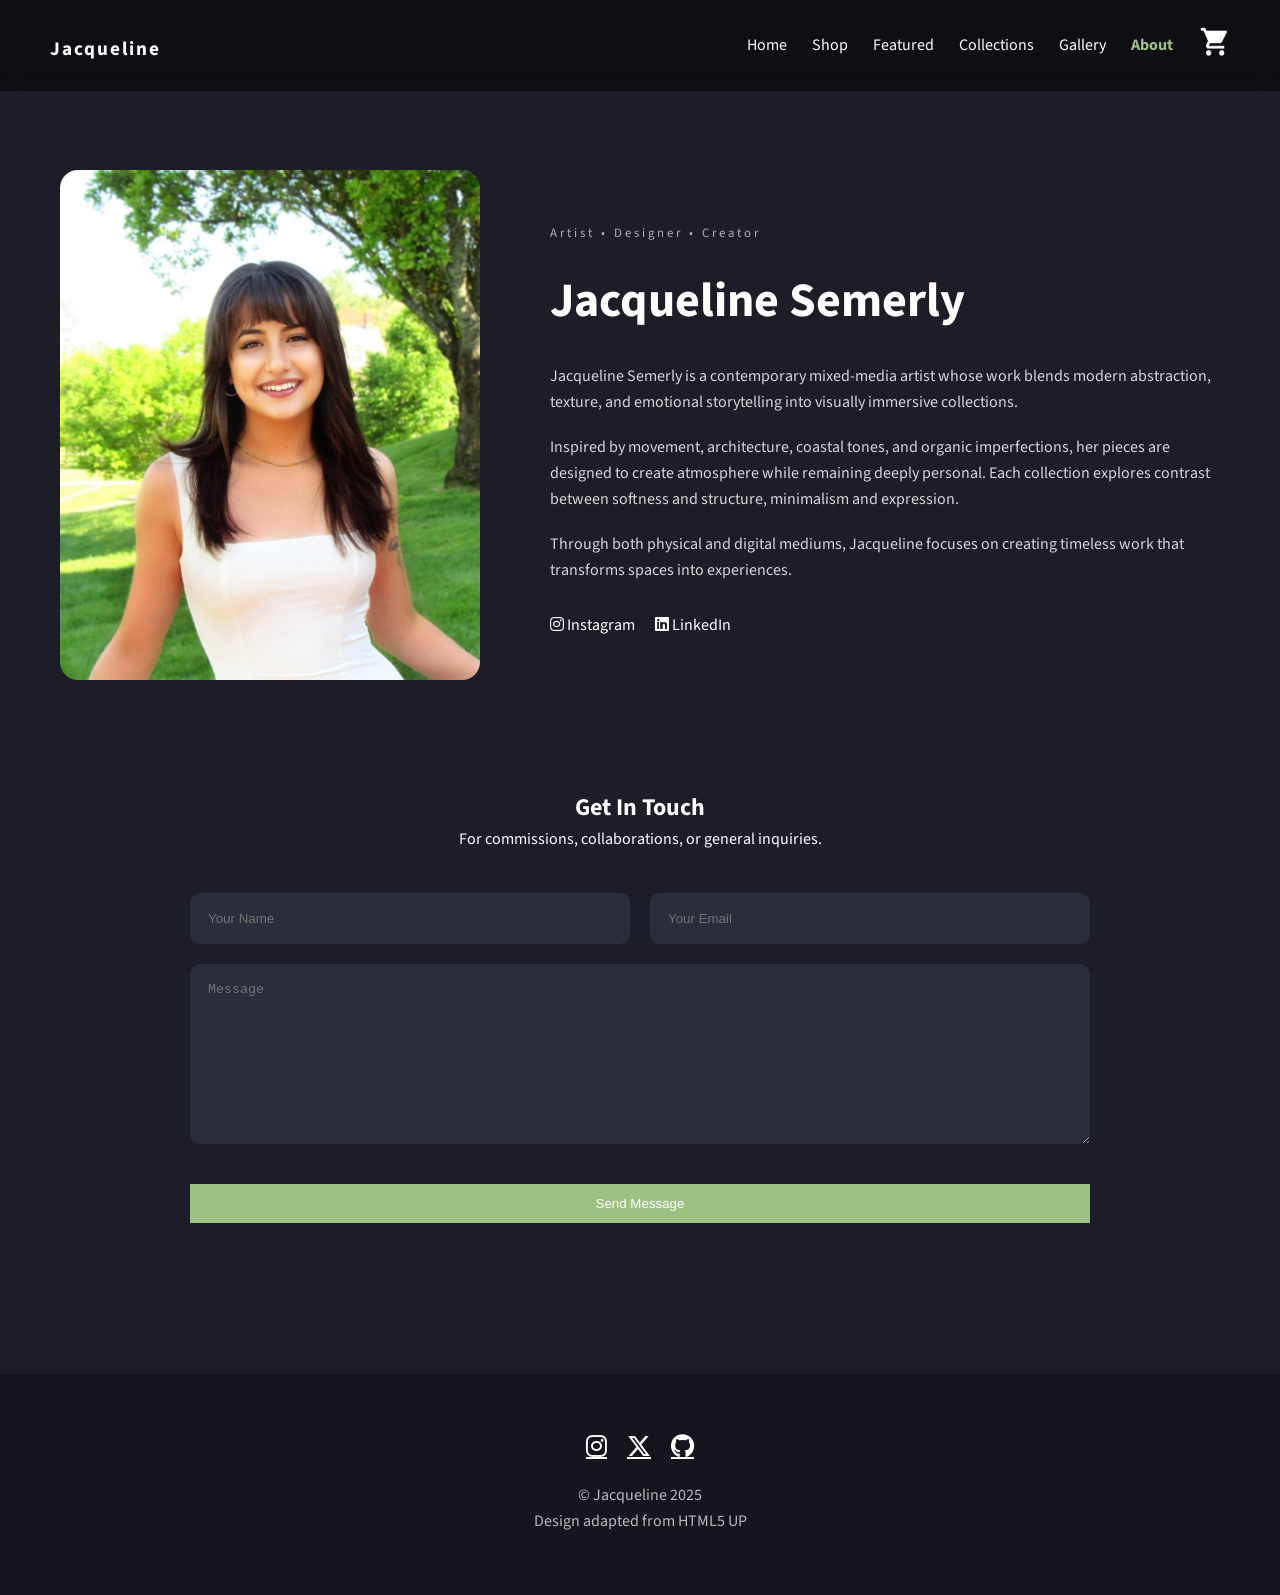
<file: about.html>
<!DOCTYPE HTML>
<html>

<head>

    <title>About</title>

    <meta charset="utf-8" />

    <meta
        name="viewport"
        content="width=device-width, initial-scale=1"
    />

    <link
        rel="stylesheet"
        href="assets/css/main.css"
    />

    <!-- FONT AWESOME -->

    <link
        rel="stylesheet"
        href="https://cdnjs.cloudflare.com/ajax/libs/font-awesome/6.5.1/css/all.min.css"
    />

</head>

<body>

    <!-- PAGE WRAPPER -->

    <div id="page-wrapper">

        <!-- HEADER -->

        <header id="header" class="alt">

            <h1>
                <a href="index.html">
                    Jacqueline
                </a>
            </h1>

            <nav id="nav">

                <ul>

                    <li>
                        <a href="index.html">
                            Home
                        </a>
                    </li>

                    <li class="dropdown">

                        <a href="shop.html">
                            Shop
                        </a>

                        <ul class="dropdown-menu">

                            <li>
                                <a href="jewelry.html">
                                    Jewelry
                                </a>
                            </li>

                            <li>
                                <a href="wall_art.html">
                                    Wall Art
                                </a>
                            </li>

                        </ul>

                    </li>

                    <li>
                        <a href="featured.html">
                            Featured
                        </a>
                    </li>

                    <li>
                        <a href="collections.html">
                            Collections
                        </a>
                    </li>

                    <li>
                        <a href="gallery.html">
                            Gallery
                        </a>
                    </li>

                    <li>
                        <a href="about.html" class="active-nav">
                            About
                        </a>
                    </li>

                    <li>

                        <a href="cart.html">

                            <img
                                src="assets/images/cart.png"
                                alt="Cart"
                                class="cart-icon"
                            >

                        </a>

                    </li>

                </ul>

            </nav>

        </header>

        <!-- ABOUT SECTION -->

        <section class="about-page">

            <div class="about-container">

                <!-- IMAGE -->

                <div class="about-image">

                    <img
                        src="assets/images/headshot.jpg"
                        alt="Jacqueline Semerly"
                    >

                </div>

                <!-- CONTENT -->

                <div class="about-content">

                    <span class="about-label">
                        Artist • Designer • Creator
                    </span>

                    <h2>
                        Jacqueline Semerly
                    </h2>

                    <p>
                        Jacqueline Semerly is a contemporary mixed-media
                        artist whose work blends modern abstraction,
                        texture, and emotional storytelling into visually
                        immersive collections.
                    </p>

                    <p>
                        Inspired by movement, architecture, coastal tones,
                        and organic imperfections, her pieces are designed
                        to create atmosphere while remaining deeply personal.
                        Each collection explores contrast between softness
                        and structure, minimalism and expression.
                    </p>

                    <p>
                        Through both physical and digital mediums,
                        Jacqueline focuses on creating timeless work
                        that transforms spaces into experiences.
                    </p>

                    <!-- SOCIALS -->

                    <div class="about-socials">

                        <a href="#">
                            <i class="fa-brands fa-instagram"></i>
                            Instagram
                        </a>

                        <a href="#">
                            <i class="fa-brands fa-linkedin"></i>
                            LinkedIn
                        </a>

                    </div>

                </div>

            </div>

        </section>

        <!-- CONTACT -->

        <section class="contact-section">

            <div class="contact-container">

                <div class="contact-header">

                    <h2>
                        Get In Touch
                    </h2>

                    <p>
                        For commissions, collaborations,
                        or general inquiries.
                    </p>

                </div>

                <!-- FORM -->

            
                <form
                    id="contactForm"
                    class="contact-form"
                >

                    <div class="form-row">

                        <input
                            type="text"
                            name="name"
                            placeholder="Your Name"
                            required
                        >

                        <input
                            type="email"
                            name="email"
                            placeholder="Your Email"
                            required
                        >

                    </div>

                    <textarea
                        name="message"
                        placeholder="Message"
                        required
                    ></textarea>

                    <button
                        type="submit"
                        class="button primary"
                    >
                        Send Message
                    </button>

                    <p
                        id="formStatus"
                        class="form-status"
                    ></p>

                </form>

            </div>

        </section>

        <!-- FOOTER -->

        <footer id="footer">

            <ul class="icons">

                <li>
                    <a href="#" class="fa-brands fa-instagram"></a>
                </li>

                <li>
                    <a href="#" class="fa-brands fa-x-twitter"></a>
                </li>

                <li>
                    <a href="#" class="fa-brands fa-github"></a>
                </li>

            </ul>

            <ul class="copyright">

                <li>
                    &copy; Jacqueline 2025
                </li>

                <li>
                    Design adapted from HTML5 UP
                </li>

            </ul>

        </footer>

    </div>

    <script src="assets/js/main.js"></script>

</body>

</html>
</file>
<file: assets/css/main.css>
@import url("https://fonts.googleapis.com/css?family=Source+Sans+Pro:300,400,600");

* {
    margin: 0;
    padding: 0;
    box-sizing: border-box;
}

/* =========================
   GLOBAL
========================= */

body {
    font-family: "Source Sans Pro", sans-serif;
    background: #1c1d26;
    color: white;
    line-height: 1.6;

    -webkit-font-smoothing: antialiased;
    -moz-osx-font-smoothing: grayscale;
}

img {
    max-width: 100%;
}

#page-wrapper {
    overflow-x: hidden;
}

/* =========================
   HEADER
========================= */

#header {
    position: fixed;
    width: 100%;
    padding: 20px 50px;

    display: flex;
    justify-content: space-between;
    align-items: center;

    background: rgba(0,0,0,0.5);

    backdrop-filter: blur(10px);
    -webkit-backdrop-filter: blur(10px);

    z-index: 999;
}

#header h1 a {
    color: white;
    text-decoration: none;
    font-size: 1.2rem;
    letter-spacing: 2px;
}

/* =========================
   NAVIGATION
========================= */

#nav > ul {
    display: flex;
    align-items: center;
    list-style: none;
    gap: 25px;
}

#nav a {
    color: white;
    text-decoration: none;
    transition: 0.3s ease;
}

#nav a:hover {
    color: 	#9dc183;
}

.active-nav {
    color: 	#9dc183 !important;
    font-weight: 700;
}

/* =========================
   CART ICON
========================= */

.cart-icon {
    width: 32px;
    height: 32px;
    transition: 0.3s ease;
}

#nav a:hover .cart-icon {
    filter:
        brightness(0)
        saturate(100%)
        invert(62%)
        sepia(97%)
        saturate(1868%)
        hue-rotate(165deg)
        brightness(101%)
        contrast(101%);
}

/* =========================
   DROPDOWN
========================= */

.dropdown {
    position: relative;
}

.dropdown-menu {
    position: absolute;
    top: 100%;
    left: 0;

    background: rgba(20, 21, 29, 0.98);

    min-width: 180px;

    list-style: none;

    padding: 10px 0;

    opacity: 0;
    visibility: hidden;

    transform: translateY(10px);

    transition: 0.3s ease;

    border-radius: 8px;
}

.dropdown-menu li {
    width: 100%;
}

.dropdown-menu a {
    display: block;
    padding: 12px 20px;
    color: white;
    text-decoration: none;
    transition: 0.3s ease;
}

.dropdown-menu a:hover {
    background: rgba(255,255,255,0.08);
    color: 	#9dc183;
}

.dropdown:hover .dropdown-menu {
    opacity: 1;
    visibility: visible;
    transform: translateY(0);
}

/* =========================
   BANNER
========================= */

#banner {
    height: 100vh;

    background:
        linear-gradient(
            rgba(0,0,0,0.5),
            rgba(0,0,0,0.5)
        ),
        url("https://picsum.photos/1920/1080?blur=1");

    background-size: cover;
    background-position: center;

    display: flex;
    justify-content: center;
    align-items: center;

    text-align: center;
}

#banner .inner h2 {
    font-size: 4rem;
    letter-spacing: 4px;
}

#banner p {
    margin-top: 20px;
    font-size: 1.2rem;
}

/* =========================
   BUTTONS
========================= */

.button {
    display: inline-block;

    padding: 12px 30px;

    border: 2px solid white;

    color: white;

    text-decoration: none;

    margin-top: 20px;

    transition: 0.3s ease;
}

.button:hover {
    background: white;
    color: black;
}

.primary {
    background: 	#9dc183;
    border: none;
}

/* =========================
   WRAPPERS
========================= */

.wrapper {
    padding: 100px 60px;
}

.major {
    text-align: center;
    margin-bottom: 60px;
}

/* =========================
   FEATURED CAROUSEL
========================= */

.featured-page {
    padding: 170px 80px 120px;
}

.featured-header {
    text-align: center;
    margin-bottom: 55px;
}

.featured-header h2 {
    font-size: 3rem;
    letter-spacing: 3px;
}

.featured-header p {
    margin-top: 14px;
    opacity: 0.7;
}

.featured-carousel-container {
    display: flex;
    align-items: center;
    gap: 18px;

    max-width: 1450px;
    margin: 0 auto;
}

.featured-viewport {
    overflow: hidden;
    width: 100%;
}

.featured-track {
    display: flex;
    gap: 30px;

    transition: transform 0.45s ease;
    will-change: transform;
}

.featured-product {
    min-width: calc((100% - 60px) / 3);

    background: #2b2d3a;

    border-radius: 14px;

    overflow: hidden;

    padding-bottom: 25px;

    text-align: center;

    flex-shrink: 0;

    transition:
        transform 0.35s ease,
        box-shadow 0.35s ease;
}

.featured-product:hover {
    transform: translateY(-6px);

    box-shadow:
        0 18px 40px rgba(0,0,0,0.35);
}

.featured-product img {
    width: 100%;
    height: 260px;

    object-fit: cover;

    display: block;
}

.featured-product h3 {
    margin-top: 22px;
    font-size: 1.15rem;
}

.featured-product span {
    display: block;

    margin-top: 8px;

    font-size: 0.72rem;

    letter-spacing: 2px;

    text-transform: uppercase;

    opacity: 0.55;
}

.featured-product p {
    margin-top: 14px;
    color: #9dc183;
    font-size: 1rem;
}

.featured-product .button {
    margin-top: 18px;
}

/* =========================
   CAROUSEL ARROWS
========================= */

.carousel-arrow {
    width: 52px;
    height: 52px;

    border: none;
    border-radius: 50%;

    background: rgba(255,255,255,0.08);

    color: white;

    font-size: 1.3rem;

    cursor: pointer;

    transition: 0.3s ease;

    flex-shrink: 0;
}

.carousel-arrow:hover {
    background: #9dc183;
    transform: scale(1.05);
}

/* =========================
   COLLECTIONS
========================= */

.collections-page {
    padding: 170px 60px 120px;
}

.collections-header {
    text-align: center;
    margin-bottom: 60px;
}

/* MATCH FEATURED PAGE TYPOGRAPHY */

.collections-header h2,
.gallery-header h2 {
    font-size: 3rem;

    letter-spacing: 3px;

    font-weight: 700;
}

.collections-header p,
.gallery-header p {
    margin-top: 14px;

    font-size: 1.1rem;

    opacity: 0.7;
}

.collections-grid {
    display: grid;

    grid-template-columns:
        repeat(2, 1fr);

    gap: 40px;

    max-width: 1400px;

    margin: 0 auto;
}

.collection-card {
    position: relative;

    overflow: hidden;

    border-radius: 14px;

    min-height: 520px;

    text-decoration: none;

    color: white;
}

.collection-card img {
    width: 100%;
    height: 100%;

    object-fit: cover;

    position: absolute;
    inset: 0;

    transition: transform 0.5s ease;
}

.collection-card:hover img {
    transform: scale(1.05);
}

.collection-card-overlay {
    position: relative;

    z-index: 2;

    height: 100%;

    padding: 40px;

    display: flex;
    flex-direction: column;
    justify-content: flex-end;

    background:
        linear-gradient(
            transparent,
            rgba(0,0,0,0.8)
        );
}

.collection-button {
    margin-top: 20px;
    color: 	#9dc183;
}

/* =========================
   GALLERY
========================= */

.gallery-section {
    padding: 170px 60px 120px;
}

.gallery-header {
    text-align: center;
    margin-bottom: 60px;
}

.gallery-grid {
    display: grid;

    grid-template-columns:
        repeat(auto-fit, minmax(300px, 1fr));

    gap: 40px;
}

.gallery-image-wrapper {
    position: relative;
    overflow: hidden;
    border-radius: 14px;
}

.gallery-image {
    width: 100%;
    display: block;
    cursor: pointer;

    transition: transform 0.45s ease;
}

.gallery-image-wrapper:hover .gallery-image {
    transform: scale(1.04);
}

/* =========================
   GALLERY OVERLAY
========================= */

.gallery-overlay {
    position: absolute;

    inset: 0;

    background: rgba(0,0,0,0.55);

    display: flex;

    flex-direction: column;

    justify-content: center;

    align-items: center;

    text-align: center;

    padding: 40px;

    opacity: 0;

    transition: 0.35s ease;

    backdrop-filter: blur(3px);
}

.gallery-image-wrapper:hover .gallery-overlay {
    opacity: 1;
}

.gallery-overlay h3 {
    font-size: 1.65rem;

    margin-bottom: 18px;

    font-weight: 700;

    line-height: 1.2;
}

.gallery-overlay h4 {
    font-size: 1.2rem;

    letter-spacing: 1px;

    text-transform: uppercase;

    opacity: 0.82;

    margin-bottom: 22px;

    font-weight: 600;
}

.gallery-overlay p {
    max-width: 420px;

    line-height: 1.7;

    font-size: 1rem;

    opacity: 0.92;
}

.gallery-title {
    margin-top: 18px;
    text-align: center;
}

.gallery-name {
    font-size: 1rem;
    font-weight: 600;
}

/* =========================
   GALLERY MODAL
========================= */

.gallery-modal {
    position: fixed;
    inset: 0;

    background: rgba(0,0,0,0.88);

    display: none;

    justify-content: center;
    align-items: center;

    padding: 40px;

    z-index: 5000;
}

.gallery-modal.active {
    display: flex;
}

.gallery-modal-content {
    position: relative;

    display: flex;
    gap: 40px;

    align-items: center;

    max-width: 1200px;
    width: 100%;
}

.gallery-modal-content img {
    max-width: 60%;
    border-radius: 12px;
}

.gallery-modal-text {
    max-width: 400px;
}

.gallery-close {
    position: absolute;

    top: -20px;
    right: -10px;

    font-size: 3rem;

    cursor: pointer;
}

/* =========================
   ABOUT PAGE
========================= */

.about-page {
    padding: 170px 60px 100px;
}

.about-container {
    display: flex;

    align-items: center;

    gap: 70px;

    flex-wrap: wrap;
}

.about-image img {
    width: 420px;
    border-radius: 18px;
}

.about-content {
    flex: 1;
}

.about-label {
    opacity: 0.65;

    letter-spacing: 3px;

    font-size: 0.8rem;
}

.about-content h2 {
    font-size: 3rem;

    margin: 18px 0 24px;
}

.about-content p {
    margin-bottom: 20px;
    opacity: 0.82;
}

.about-socials {
    display: flex;
    gap: 20px;
    margin-top: 30px;
}

.about-socials a {
    color: white;
    text-decoration: none;
}

/* =========================
   CONTACT
========================= */

.contact-section {
    padding: 0 60px 120px;
}

.contact-container {
    max-width: 900px;
    margin: 0 auto;
}

.contact-header {
    text-align: center;
    margin-bottom: 40px;
}

.contact-form {
    display: flex;
    flex-direction: column;
    gap: 20px;
}

.form-row {
    display: flex;
    gap: 20px;
}

.contact-form input,
.contact-form textarea {
    width: 100%;

    padding: 18px;

    border: none;

    border-radius: 10px;

    background: #2b2d3a;

    color: white;
}

.contact-form textarea {
    min-height: 180px;
    resize: vertical;
}

.form-status {
    margin-top: 10px;
}

/* =========================
   SPOTLIGHT
========================= */

.spotlight {
    display: flex;

    align-items: center;

    gap: 50px;

    flex-wrap: wrap;
}

.spotlight .image img {
    width: 100%;
    max-width: 500px;
    border-radius: 10px;
}

.spotlight .content {
    flex: 1;
}

/* =========================
   FOOTER
========================= */

#footer {
    padding: 60px;

    text-align: center;

    background: #14151d;

    border-top:
        1px solid rgba(255,255,255,0.06);
}

.icons {
    display: flex;

    justify-content: center;

    gap: 20px;

    list-style: none;

    margin-bottom: 20px;
}

.icons a {
    color: white;

    font-size: 1.5rem;

    transition: 0.3s ease;
}

.icons a:hover {
    color: #9dc183;
}

.copyright {
    list-style: none;
    opacity: 0.7;
}

/* =========================
   RESPONSIVE
========================= */

@media screen and (max-width: 1000px) {

    .featured-product {
        min-width: calc((100% - 30px) / 2);
    }

}

/* COLLECTIONS MOBILE */

@media screen and (max-width: 900px) {

    .collections-grid {
        grid-template-columns: 1fr;
    }

}

@media screen and (max-width: 768px) {

    #header {
        flex-direction: column;
        gap: 20px;
    }

    #nav ul {
        flex-wrap: wrap;
        justify-content: center;
    }

    .wrapper,
    .featured-page,
    .collections-page,
    .gallery-section,
    .about-page,
    .contact-section {
        padding-left: 25px;
        padding-right: 25px;
    }

    .form-row {
        flex-direction: column;
    }

    .about-container {
        flex-direction: column;
    }

    .gallery-modal-content {
        flex-direction: column;
    }

    .gallery-modal-content img {
        max-width: 100%;
    }

}

@media screen and (max-width: 700px) {

    .featured-product {
        min-width: 100%;
    }

    .carousel-arrow {
        width: 42px;
        height: 42px;

        font-size: 1rem;
    }

}

/* =========================
   GALLERY LINKS
========================= */

.gallery-link {
    display: block;
    color: white;
    text-decoration: none;
}

.gallery-link:hover {
    color: white;
}

/* =========================
   ARTWORK DETAIL PAGE
========================= */

.artwork-page {
    padding: 120px 40px 70px;
    min-height: 720px;
}

.back-link {
    display: block;

    margin: 0 0 24px 0;

    color: white;

    text-decoration: none;

    font-size: 0.85rem;

    font-weight: 600;

    opacity: 0.9;

    transition: 0.3s ease;
}

.back-link:hover {
    color: #9dc183;
    opacity: 1;
}

.artwork-detail {
    max-width: 950px;

    margin: 0 auto;

    text-align: center;
}

.artwork-detail h2 {
    font-size: 1.8rem;

    line-height: 1.1;

    margin-bottom: 4px;
}

.artwork-collection {
    font-size: 0.95rem;

    font-weight: 700;

    opacity: 0.9;

    margin-bottom: 26px;
}

.artwork-detail-image {
    display: block;

    width: min(100%, 520px);

    margin: 0 auto 24px;

    border-radius: 0;
}

.artwork-detail-caption {
    max-width: 680px;

    margin: 0 auto 22px;

    font-size: 0.9rem;

    font-weight: 700;

    line-height: 1.5;
}

.button.small {
    padding: 8px 22px;

    font-size: 0.75rem;

    margin-top: 0;

    color: rgb(52, 52, 52);
}

/* =========================
   ARTWORK READ MORE POPUP
========================= */

.artwork-modal-overlay {
    position: fixed;

    inset: 0;

    display: none;

    justify-content: center;
    align-items: center;

    padding: 35px;

    background: rgba(0,0,0,0.78);

    z-index: 7000;
}

.artwork-modal-overlay.active {
    display: flex;
}

.artwork-modal-card {
    width: min(700px, 92vw);

    max-height: 72vh;

    overflow-y: auto;

    background: #e7e1e5;

    color: #111;

    padding: 30px 36px;

    text-align: center;

    box-shadow:
        0 20px 70px rgba(0,0,0,0.5);
}

.artwork-modal-card h2 {
    color: #111;

    font-size: 1.65rem;

    line-height: 1.1;

    margin-bottom: 5px;
}

.artwork-modal-card h3 {
    color: #111;

    font-size: 1.05rem;

    margin-bottom: 25px;
}

.modal-artwork-caption {
    font-size: 1rem;

    line-height: 1.45;

    margin-bottom: 22px;
}

.artwork-modal-card hr {
    border: none;

    border-top:
        1px solid rgba(0,0,0,0.25);

    margin: 0 0 18px;
}

.modal-artwork-notes {
    font-size: 0.92rem;

    line-height: 1.45;
}

/* =========================
   ARTWORK PAGE MOBILE
========================= */

@media screen and (max-width: 768px) {

    .artwork-page {
        padding-left: 24px;
        padding-right: 24px;
    }

    .artwork-detail h2 {
        font-size: 1.5rem;
    }

    .artwork-detail-image {
        width: 100%;
    }

    .artwork-modal-card {
        padding: 26px 24px;
    }

}

/* =========================
   HOME GALLERY BUTTON
========================= */

.home-gallery-button {
    margin-top: 18px;

    padding: 5px 12px;

    font-size: 0.85rem;

    align-self: flex-start;
}

/* =========================
   READ MORE BUTTON HOVER
========================= */

.button.small:hover {
    background: #9dc183;
    border-color: #9dc183;
    color: #111;
}

/* =========================
   ARTWORK IMAGE ZOOM
========================= */

.artwork-image-button {
    display: block;

    width: fit-content;

    margin: 0 auto;

    padding: 0;

    border: none;

    background: transparent;

    cursor: zoom-in;
}

.artwork-image-button:hover .artwork-detail-image {
    transform: scale(1.015);
}

.artwork-detail-image {
    transition:
        transform 0.3s ease,
        box-shadow 0.3s ease;
}

.artwork-zoom-note {
    margin: 8px auto 22px;

    font-size: 0.85rem;

    color: rgba(255,255,255,0.35);

    text-align: center;
}

.artwork-image-modal-overlay {
    position: fixed;

    inset: 0;

    display: none;

    justify-content: center;
    align-items: center;

    padding: 80px 45px 45px;

    background: rgba(0,0,0,0.82);

    z-index: 8000;

    cursor: zoom-out;
}

.artwork-image-modal-overlay.active {
    display: flex;
}

.artwork-zoom-image {
    max-width: min(90vw, 900px);

    max-height: 86vh;

    object-fit: contain;

    box-shadow:
        0 25px 90px rgba(0,0,0,0.65);
}

/* MOBILE IMAGE ZOOM */

@media screen and (max-width: 768px) {

    .artwork-image-modal-overlay {
        padding: 110px 20px 35px;
    }

    .artwork-zoom-image {
        max-width: 96vw;
        max-height: 78vh;
    }

}

/* =========================
FINAL ARTWORK PAGE OVERRIDES
========================= */

/* Keeps the zoom-note close to the image instead of adding extra inherited spacing */
.artwork-image-button .artwork-detail-image {
margin-bottom: 0;
}

/* Keeps Read More hover consistent with sage green site accent */
.button.small:hover {
background: #9dc183;
border-color: #9dc183;
color: #111;
}

/* Makes the clickable artwork feel interactive */
.artwork-image-button:hover .artwork-detail-image {
transform: scale(1.015);
box-shadow:
0 18px 45px rgba(0,0,0,0.25);
}
</file>
